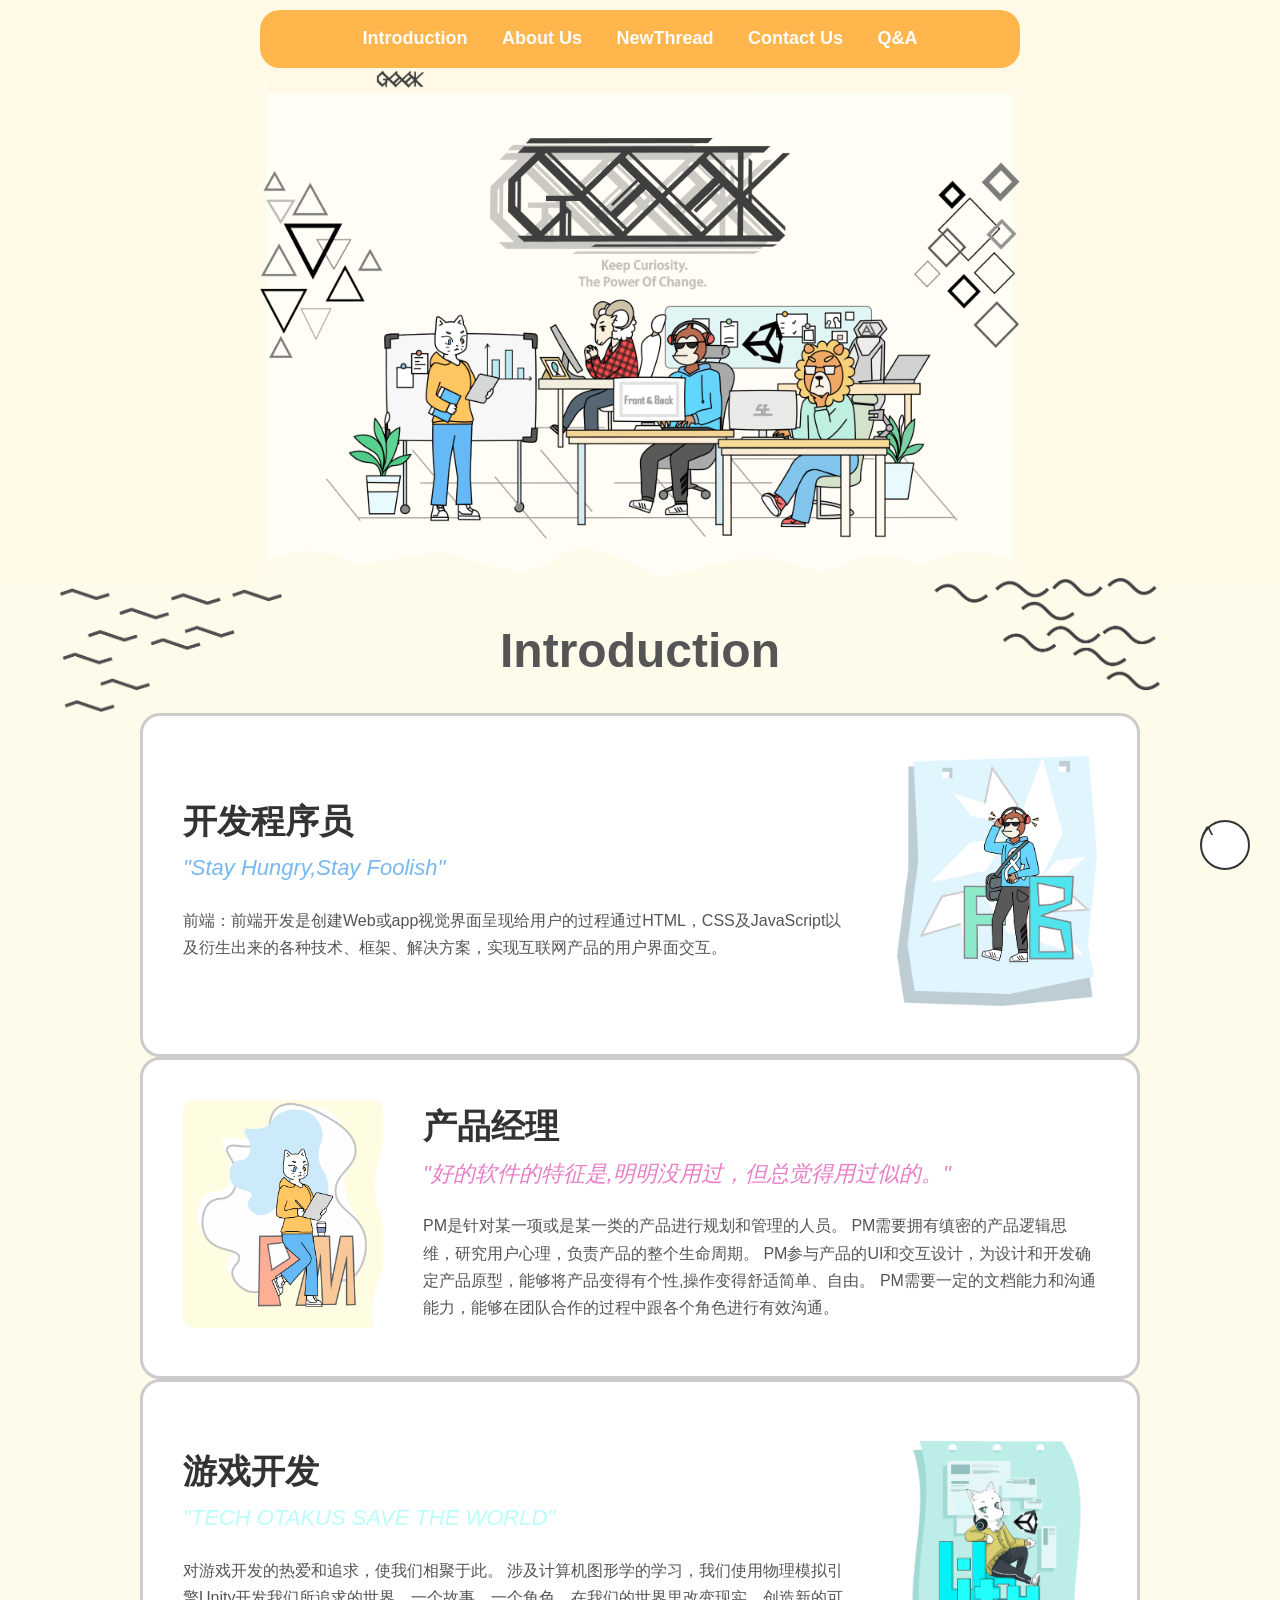
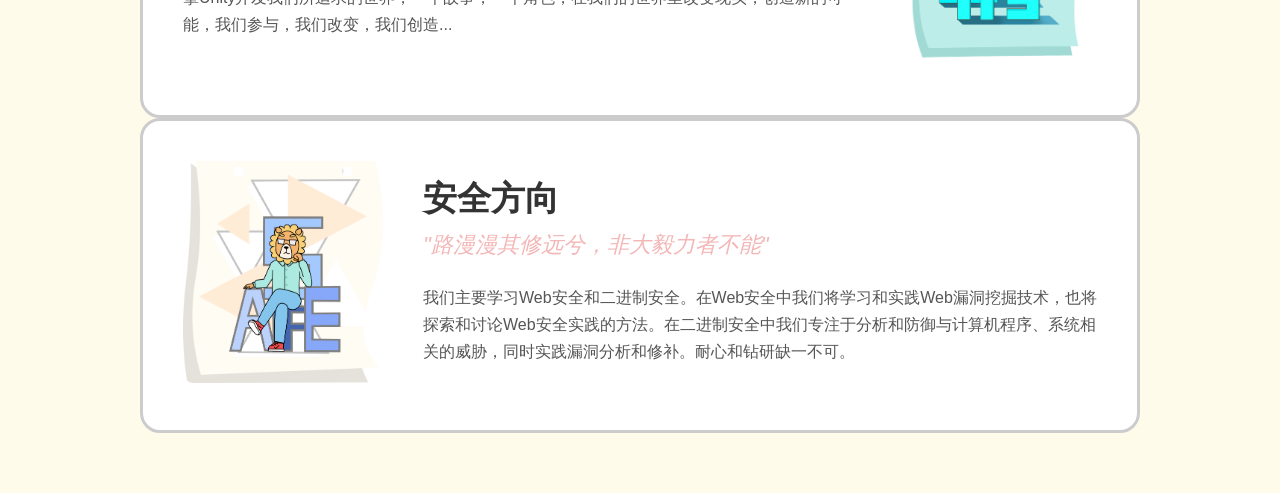
<file: 阶段4/复刻网站/index.html>
<!DOCTYPE html>
<html lang="zh-CN">
<head>
    <meta charset="UTF-8">
    <meta name="viewport" content="width=device-width,initial-scale=1.0">
    <title>Geek-Introduction</title>
    <link rel="stylesheet" href="style.css"
</head>
<body>
    <div class="container">
        <header>
            <div class="nav-container">
                <nav>
                    <a href="javascript:;"class="nav-active">Introduction
                        <div class="qr-code">
                            <img src="images/qr.jpg"alt="2023级Geek招新群">
                            <p>极客扫码加入Geek</p>  
                        </div>
                    </a>  
                    <a href="About Us.html">About Us</a>
                    <a href="https://campus.new-thread.com/" target="_blank">NewThread</a>
                    <a href="Contact Us.html">Contact Us</a>
                    <a href="Q&A.html">Q&A</a>
                </nav>
            </div>
        </header>
        <section class="banner-section">
                <div class="Geek">
                    <img src="images/Geek.png" alt="Geek Logo">  
                </div>
                <div class="background">
                    <img src="images/background.png" alt="background">
                </div>
        </section>
    </div>    
    <section id="intro"class="section-intro">
        <div class="container">
            <div class="decor">
                <img src="images/index.png"alt="装饰">
            </div>
            <h2>Introduction</h2>
            <div class="intro-card">
                <div class="card-text">
                    <h3>开发程序员</h3>
                    <p class="quote1">"Stay Hungry,Stay Foolish"</p>
                    <p>前端：前端开发是创建Web或app视觉界面呈现给用户的过程通过HTML，CSS及JavaScript以及衍生出来的各种技术、框架、解决方案，实现互联网产品的用户界面交互。                                   </p>
                </div>
                <div class="card-img">
                    <img src="images/monkey.png"alt="开发程序员">
                </div>
            </div>
            <div class="intro-card reverse">
                <div class="card-text">
                    <h3>产品经理</h3>
                    <p class="quote2">"好的软件的特征是,明明没用过，但总觉得用过似的。"</p>
                    <p>PM是针对某一项或是某一类的产品进行规划和管理的人员。 PM需要拥有缜密的产品逻辑思维，研究用户心理，负责产品的整个生命周期。 PM参与产品的UI和交互设计，为设计和开发确定产品原型，能够将产品变得有个性,操作变得舒适简单、自由。 PM需要一定的文档能力和沟通能力，能够在团队合作的过程中跟各个角色进行有效沟通。                              </p>
                </div>
                <div class="card-img">
                    <img src="images/PM.png"alt="产品经理">
                </div>
            </div>
            <div class="intro-card">
                <div class="card-text">
                    <h3>游戏开发</h3>
                    <p class="quote3">"TECH OTAKUS SAVE THE WORLD"</p>
                    <P>对游戏开发的热爱和追求，使我们相聚于此。 涉及计算机图形学的学习，我们使用物理模拟引擎Unity开发我们所追求的世界，一个故事，一个角色，在我们的世界里改变现实，创造新的可能，我们参与，我们改变，我们创造...                            </P>
                </div>
                <div class="card-img">
                    <img src="images/Game.png"alt="游戏开发">
                </div>
            </div>
            <div class="intro-card reverse">
                <div class="card-text">
                    <h3>安全方向</h3>
                    <p class="quote4">"路漫漫其修远兮，非大毅力者不能"</p>
                    <p>我们主要学习Web安全和二进制安全。在Web安全中我们将学习和实践Web漏洞挖掘技术，也将探索和讨论Web安全实践的方法。在二进制安全中我们专注于分析和防御与计算机程序、系统相关的威胁，同时实践漏洞分析和修补。耐心和钻研缺一不可。                   </p>
                </div>
                <div class="card-img">
                    <img src="images/security.png"alt="安全方向">
                </div>
            </div>
        </div>    
    </section>
     <div class="back-to-top"id="backtotop">^</div>
     <script src="script.js"></script>
</body>    
</html>
</file>
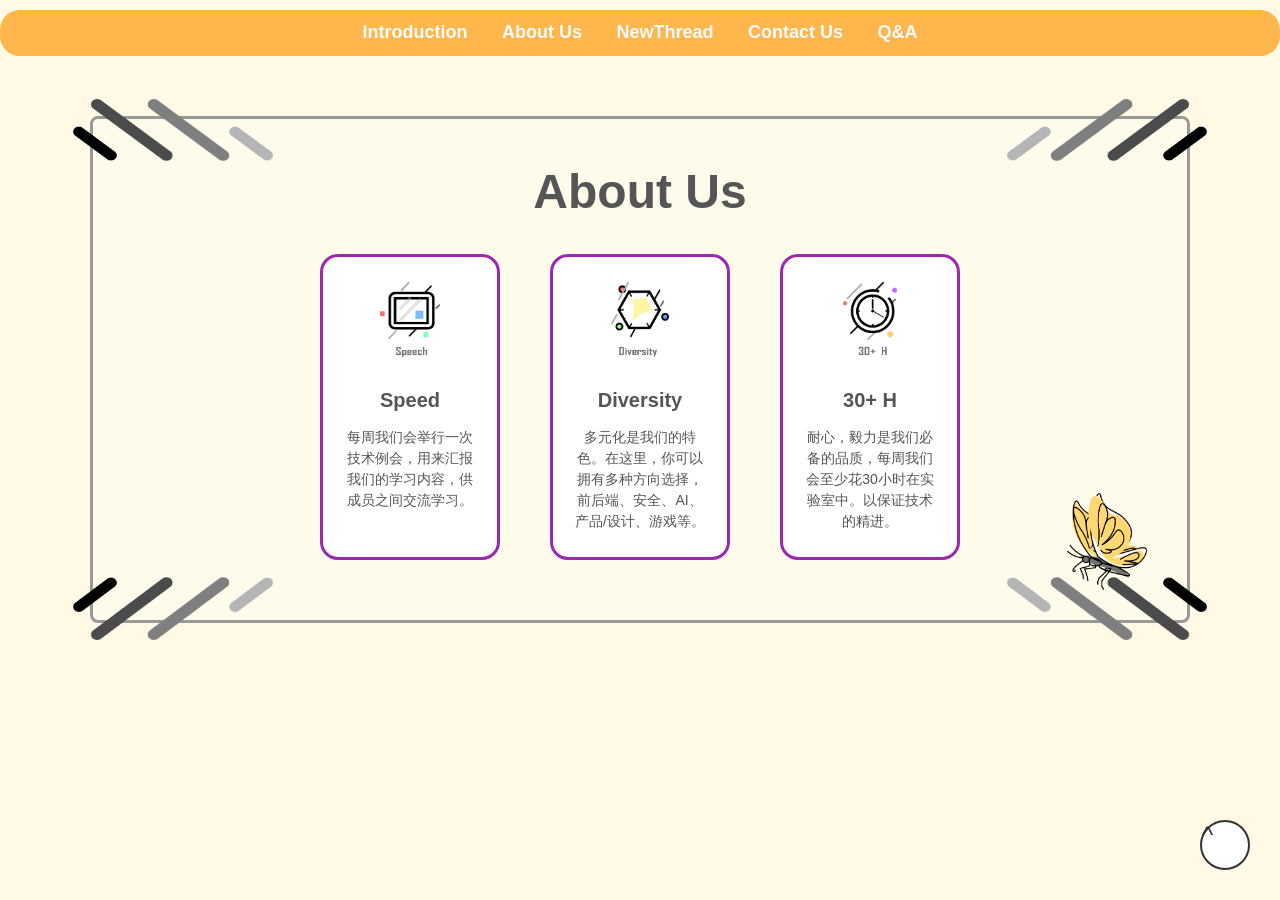
<file: 阶段4/复刻网站/About Us.html>
<!DOCTYPE html>
<html lang="zh-CN">
    <head>
        <meta charset="UTF-8">
        <meta name="viewport"content="width=device-width,initial-scale=1.0">
        <title>Geek-About Us</title>
        <link rel="stylesheet"href="style.css">
    </head>
    <body>
        <header>
            <div class="cpntainer nav-container">
                <nav>
                    <a href="index.html">Introduction</a>
                    <a href="About Us.html">About Us</a>
                     <a href="https://campus.new-thread.com/" target="_blank">NewThread</a>
                    <a href="Contact Us.html">Contact Us</a>
                    <a href="Q&A.html">Q&A</a>
                </nav>
            </div>
        </header>
        <section id="about"class="section-about">
            <div class="container">
                <h2>About Us</h2>
                <div class="about-cards">
                    <div class="about-card">
                        <div class="icon"> 
                            <img src="images/Speech.png"alt="speech图标">
                        </div>
                        <h4>Speed</h4>
                        <p>每周我们会举行一次技术例会，用来汇报我们的学习内容，供成员之间交流学习。</p>
                    </div>
                    <div class="about-card">
                        <div class="icon"> 
                            <img src="images/Diversity.png"alt="Diversity图标">    
                        </div>
                        <h4>Diversity</h4>
                        <p>多元化是我们的特色。在这里，你可以拥有多种方向选择，前后端、安全、AI、产品/设计、游戏等。</p>
                    </div>
                    <div class="about-card">
                        <div class="icon">
                            <img src="images/30+ H.png"alt="30+ H"> 
                        </div>
                        <h4>30+ H</h4>
                        <p>耐心，毅力是我们必备的品质，每周我们会至少花30小时在实验室中。以保证技术的精进。 </p>
                    </div>
                </div>
            </div>
            <div class="decorations">
                <img src="images/Butterfly.png"alt="蝴蝶"class=Butterfly>
                <img src="images/xiantiao_tl.png" alt="左上角线条" class="corner-tl-img">
                <img src="images/xiantiao_tr.png" alt="右上角线条" class="corner-tr-img">
                <img src="images/xiantiao_bl.png" alt="左下角线条" class="corner-bl-img">
                <img src="images/xiantiao_br.png" alt="右下角线条" class="corner-br-img">
            </div>
        </section>
        <div class="back-to-top"id="backtotop">^</div>
        <script src="script.js"></script>
    </body>
</html>
</file>
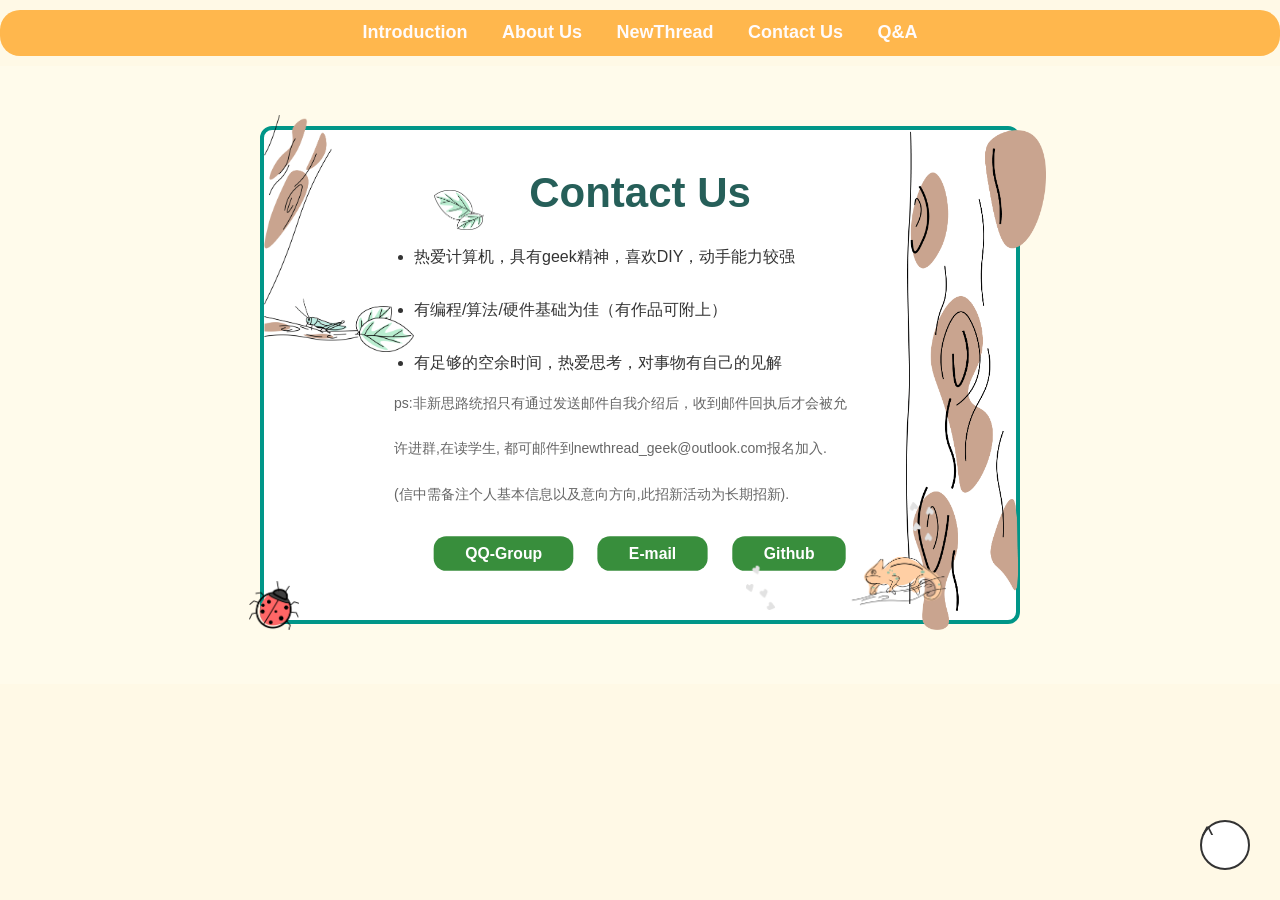
<file: 阶段4/复刻网站/Contact Us.html>
<!DOCTYPE html>
<html lang="zh-CN">
    <head>
        <meta charset="UTF-8">
        <meta name="viewport"content="width=device-width,initial-scale=1.0">
        <title>Geek-Contact Us</title>
        <link rel="stylesheet"href="style.css"> 
    </head>
    <body>
        <header>
            <div class="cpntainer nav-container">
                <nav>
                    <a href="index.html">Introduction</a>
                    <a href="About Us.html">About Us</a>
                     <a href="https://campus.new-thread.com/" target="_blank">NewThread</a>
                    <a href="Contact Us.html">Contact Us</a>
                    <a href="Q&A.html">Q&A</a>
                </nav>
            </div>
        </header>
        <section id="contact"class="section-contact">
            <div class="container">
                <div class="contact-content">
                    <h2>Contact Us</h2>
                    <div class="contact-text">
                        <ul>
                            <li>热爱计算机，具有geek精神，喜欢DIY，动手能力较强</li>
                            <li>有编程/算法/硬件基础为佳（有作品可附上）</li>
                            <li>有足够的空余时间，热爱思考，对事物有自己的见解</li>
                        </ul>
                        <p class="ps">ps:非新思路统招只有通过发送邮件自我介绍后，收到邮件回执后才会被允 </p>
                            <p class="ps">许进群,在读学生, 都可邮件到newthread_geek@outlook.com报名加入.</p>
                            <p class="ps">   (信中需备注个人基本信息以及意向方向,此招新活动为长期招新).</p>
                    </div>
                    <div class="decorations">
                        <img src="images/Tree.png" alt="树" class="tree">
                        <img src="images/chong.png" alt="虫" class="chong">
                        <img src="images/Leaves.png" alt="树叶" class="leaves">
                        <img src="images/TL.png" alt="树树叶" class="TL">
                        <img src="images/star.png" alt="七星瓢虫" class="star">
                    </div>
                    <div class="contact-buttons">
                        <a href=" " target="_blank">
                        <button class="contact-button">QQ-Group</button>
                        </a>
                        <a href="mailto:newthread_geek@outlook.com"target="_blank">
                        <button class="contact-button">E-mail</button>
                        </a>
                        <a href="https://github.com/ntgeek/2026-Geek/tree/main"target="_blank">
                        <button class="contact-button">Github</button>
                        </a>
                    </div>
                </div>
            </div>
        </section>
        <div class="back-to-top"id="backtotop"> ^</div>
        <script src="script.js"></script>
    </body>
</html>
</file>
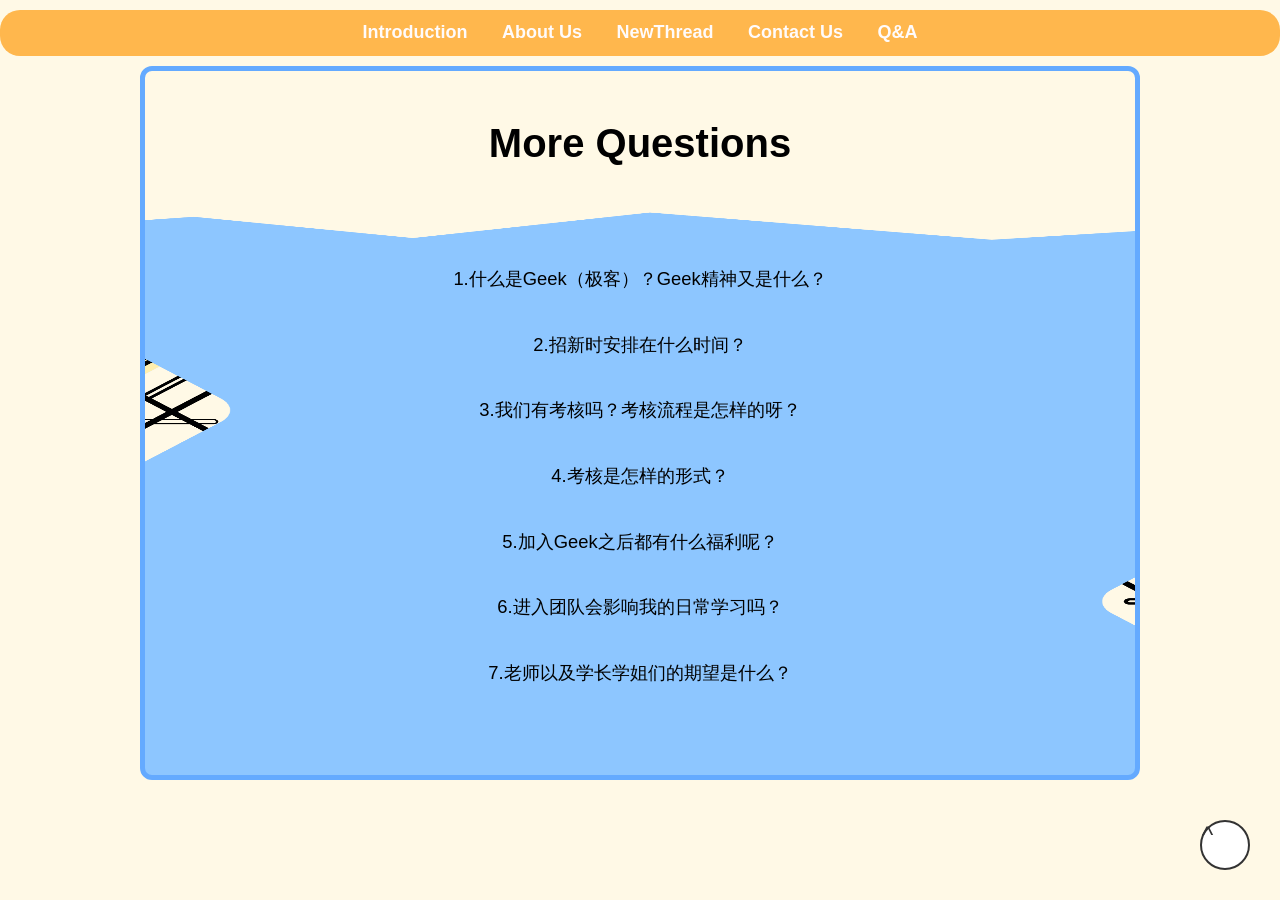
<file: 阶段4/复刻网站/Q&A.html>
<!DOCTYPE html>
<html lang="zh-CN">
    <head>
        <meta charset="UTF-8">
        <meta name="viewport"content="width=device-width,initial-scale=1.0">
        <title>Geek-Q&A</title>
        <link rel="stylesheet"href="style.css">
    </head>
    <body>
        <header>
            <div class="cOntainer nav-container">
                <nav>
                    <a href="index.html">Introduction</a>
                    <a href="About Us.html">About Us</a>
                    <a href="NewThread.html"target="_blank">NewThread</a>
                    <a href="Contact Us.html">Contact Us</a>
                    <a href="Q&A.html">Q&A</a>
                </nav>
            </div>
        </header>
        <section id="QA"class="section-QA">
            <div class="container" style="background-image: url('images/QA.png');">
                <h2>More Questions</h2>
                <div class="qa-item active">
                    <div class="qa-question">1.什么是Geek（极客）？Geek精神又是什么？</div>
                    <div class="qa-answer">
                        <p>拥有好奇之心，改变之力，爱钻研，能折腾。  </p>
                    </div>
                </div>
                <div class="qa-item">
                    <div class="qa-question">2.招新时安排在什么时间？</div>
                    <div class="qa-answer">
                        <p>按照惯例，正式招新时间是在9月下旬~10月上旬，不过今年会有一些改动，笔试地 点一般在9号教学楼。 如果想要了解我们，可以加入我们的QQ群，招新具体的安排/变动会在招新群通知。</p>
                    </div>
                </div>
                <div class="qa-item">
                    <div class="qa-question">3.我们有考核吗？考核流程是怎样的呀？</div>
                    <div class="qa-answer">
                        <p>嗯...我们一共有一轮笔试和两轮面试。权衡技术、经验和学习能力，第一轮是一些视野性的题目，淘汰率并不高。第二轮单独面试， 根据你的笔试提出技术相关的问题、兴趣爱好、个人看法。最后一轮群面，首先问及时间分 配上的问题，其次也会向你提出各种奇怪的问题。这一轮中许多题目其实并不难，也无标准答案，重在考察同学们在压力下的逻辑思维。全部通过成为预备成员啦。</p>
                    </div>
                </div>
                <div class="qa-item">
                    <div class="qa-question">4.考核是怎样的形式？</div>
                    <div class="qa-answer">
                        <p>在考核期间每人会拥有一位'长者'带你入门，学习技术与知识，交流经验与想法。完成每周的新人任务后再进行一次考核筛选 后就可以成为Geek组正式成员啦！在考核期必须满足每周30个小时在实验室哦,所以考核期也不可以懈怠哦！</p>
                    </div>
                </div>
                <div class="qa-item">
                    <div class="qa-question">5.加入Geek之后都有什么福利呢？</div>
                    <div class="qa-answer">
                        <p>一对一的新人指引，每一个成员都有会一个mentor, 带你初入门槛，与你一同成长，组内管理较宽松,在尊重其他人的前提下可以尽情发挥自己的个性。 打破平淡，与同样疯狂的人把疯狂的idea实现，磨砺耐性、培养思维、成就梦想。Lab设备/网络资源充足，闲暇之余也有组织活动。更有许多的故事等你来听~</p>
                    </div>
                </div>
                <div class="qa-item">
                    <div class="qa-question">6.进入团队会影响我的日常学习吗？</div>
                    <div class="qa-answer">
                        <p>你要知道大学是一个可以自由安排自己学习生活的地方。如果你想在上课之余充实自己、激励自己，最好的方法就是和比自己更优秀的人在一起。团队不缺优秀的 人，而我们也期待同样优秀的你，让我们一起前进！小组里也有不少保研, 考研的前辈们, 大部分都能找到一个平衡点, 而且团队的经历对你日后读研, 工作都大有裨益。</p>
                    </div>
                </div>
                <div class="qa-item">
                    <div class="qa-question">7.老师以及学长学姐们的期望是什么？</div>
                     <div class="qa-answer">
                        <p>我们希望你有很强的自学能力，同时关注新事物、新技术，喜欢挑战，逻辑性强，善于和各种文化的人合作.“每个人都可以做自己想做的事情，每个人的方向不一样。 如果你想做产品或有不错的 idea，那么就可以找志同道合的人一起合作。”</p>
                    </div>
                </div>
            </div>
        </section>
        <div class="back-to-top"id="backtotop">^</div>
        <script src="script.js"></script>
    </body> 
</html>
</file>
<file: 阶段4/复刻网站/style.css>
/* 全局样式:初始化，清除浏览器的默认边距*/
*{
   /*清除所有元素默认的外边距*/
  margin:0;
   /*清除所有元素默认的内边距*/
    padding:0;
   /*统一盒模型，不会因为加边框撑大盒子，页面更加稳定      */
    box-sizing:border-box;
    /*字体，微软雅黑，无衬线字体*/
    font-family:"Microsoft YaHei",sans-serif;
}
/* 页面整体*/ 
body{
  /*背景颜色*/
    background-color:#fff9e6;
    /*字体颜色*/ 
    color: #333;
    /*行高*/
    line-height:  1.6em;
}
/*页面版心（主要内容）通用容器*/
.container{
  /*最大宽度*/
    max-width:800px;
    /*外边距：上下0，左右自动居中*/
    margin:0 auto;
    /*内边距:上下0，左右20px*/
    padding:0 20px;
    /*相对定位*/
    position:relative; 
}
/*头部导航栏样式 */
header{
    background-color:#FFB74D;
    /*粘性定位，滚动页面时，始终固定在顶部*/
    position:sticky;
    /*配合position使用,贴在页面顶部*/
    top: 0;
    /*层级*/
    z-index:100;
    /*导航栏圆角，值越大，越圆*/
    border-radius:20px;
    /*外边距：上下10px，左右0*/
    margin:10px 0;
}
/*导航栏内部样式 */
.nav-container{
   /*弹性盒子布局*/
    display:flex;
    /*子元素均匀分布*/
    justify-content:space-around;
    /*align-items:center;*/ 
     /*宽度百分百铺满容器*/
    width: 100%;
      /*内边距：上下10px，左右0*/
    padding:10px 0;
}
/*导航栏链接样式*/
nav a{
   /*去掉下划线*/
    text-decoration:none;
    /*导航文字颜色*/
    color:#fffbfb;
    /*加粗*/
    font-weight:bold;
      /*字体大小*/
    font-size: 18px;
    /*内边距*/
    padding:6px 15px;
    /*链接圆角*/
    border-radius:15px;
    /*过渡动画*/
    transition:background-color 0.3s ease;
    /*相对定位，为做二维码做铺垫*/
    position:relative;
}
/*导航栏链接悬停效果*/
nav a:hover{
    /*悬浮时加深颜色*/
    background-color:rgba(231, 147, 68, 0.949)
  }
/*===========================二维码=================================*/
/*二维码 */
.nav-active{
  /*相对位置*/
  position:relative;
  /*行级块级元素结合*/
  display: inline-block;
}
/* Introduction链接悬停时显示二维码*/
.nav-active .qr-code {
  /*绝对定位*/
  position: absolute;
  /*固定在底部*/
  top: 100%;
  /*左侧对齐已定位的父元素*/
  left: 0;
  /*顶部外间距：与导航栏保持一定距离*/
  margin-top: 8px;
  /*二维码框背景颜色*/
  background: white;
  /*内边距*/
  padding: 10px;
  /*弹窗圆角*/
  border-radius: 8px;
  /*弹窗阴影*/
  box-shadow: 0 4px 12px rgba(0,0,0,0.15);
  /*边框*/
  border: 2px solid #FF7043;
  /*最高层*/
  z-index: 999;
  /*水平方向居中对齐*/
  text-align: center;
  /*最大宽度*/
  max-width:160px;
  /*最大的就是最大的，不会超出去*/
  box-sizing:border-box；
  /*初始状态隐藏*/
  opacity: 0;
  /*隐藏，但还在，鼠标点击不了*/
  visibility: hidden;
  /*过渡动画*/
  transition:all 0.3s ease;
}
/* 鼠标悬浮Introduction时显示二维码*/ 
.nav-active:hover .qr-code {
  /*显示出来了*/
  opacity: 1;
  /*恢复，且可点击*/
  visibility: visible;
}

/* 二维码图片大小 */
.qr-code img {
  /*宽度铺满容器*/
  width:100%;
    /*高度与宽度一起等比缩放，保持图片比例*/
  height:auto;
    /*块级元素，独占一行，方便下面文字居中*/
  display: block;
}
/* 二维码下方文字样式*/ 
.qr-code p {
    /*顶部外边距，上右下左，和图片保持距离*/
  margin:6px 0 0;
  font-size:12px;
  color: #333;
}

/* ================== index-introduction页面 ================== */
/*外层样式*/
.section-intro {
  position:relative;
  background-color:#fffbeb;
  /*上下内边距*/
  padding:60px 0;
}
/*内部样式*/
.section-intro .container {
  /*最大版心宽度*/
  max-width:1200px;
  /*外间距：上下0，左右自动*/
  margin:0 auto;
  /*内边距*/
  padding:0 20px;
  position:relative;
  z-index:2;
}
/*装饰图片*/
.decor{
  /*绝对定位*/
  position:absolute;
  /*上下位置*/
  top:-60px;
  /*左右位置*/
  left:20px;
  /*宽度*/
  width:1100px;
  /*高度自适应*/
  height:auto;
  /*z-index:1;*/
}
/*图片自适应*/
.decor img{
  width:100%;
  height:auto;
  display:block;
}
/*横幅外层*/
.banner-section {
  /*最小高度，*/
  min-height: 500px;
  position: relative;
  background-color: #fffbeb;
}

/* GEEK Logo,悬停放大 */
.Geek{
  /*内容居中*/
  text-align: center;
  padding: 60px 0;
  transition: transform 0.3s ease;
  /*鼠标悬浮变手型*/
  cursor: pointer;
  position: relative;
  z-index: 3;
}

/* Geek基本样式 */
.Geek img {
  width: 100%;
  max-width: 300px;
  height: auto;
  transition: transform 0.3s ease;
}
/* Geek悬停放大1.2倍 */
.Geek:hover img {
  /*缩放比例*/
  transform: scale(1.2);
}

/* Logo下方标语 
.Geek p {
  font-size: 20px;
  color: #999;
  margin-top: 10px;
}*/

/* 背景底部背景图 */
.background{
  /*绝对定位，固定在底部*/
  position: absolute;
  bottom: 0;
  /*居中*/
  left: 50%;
  /*x轴偏移-50%实现居中*/
  transform: translateX(-50%);
  /*宽度铺满*/
  width: 100%;
  max-width: 100%;
  z-index: 1;
}

/* 背景底部背景图，自适应大小 */
.background img {
  width: 100%;
  height: auto;
  display: block;
  /*保持照片比例*/
  object-fit:cover;
}

/* ================== 具体内容板块样式 ================== */
/* introduction*/
section h2 {
  text-align: center;
  font-size: 48px;
  margin-bottom: 50px;
  color:#555
}

/* Introduction 卡片 */
.intro-card {
  max-width: 1000px;
  margin: 0 auto;
  /*边框*/
  border: 3px solid #ccc;
  border-radius: 20px;
  padding: 40px;
  background: #fff;
  /*弹性布局*/
  display: flex;
  /*子元素之间的间距*/
  gap: 40px;
  /*子元素垂直居中*/
  align-items: center;
  transition: all 0.3s ease;
}

/* 卡片悬停轻轻晃动动 */
.intro-card:hover {
  /*放大*/
  transform: scale(1.02);
  /*阴影*/
  box-shadow: 0 8px 25px rgba(0,0,0,0.15);
}

/*  文字*/
.card-text{
  /*占满剩下的空间*/
  flex:1;
}
/*标题*/
.card-text h3{
  font-size:34px;
  /*加粗*/
  font-weight:bold;
  /*下外边距*/
  margin-bottom:15px;
  color:#333;
}
/* 引用的话*/
.card-text .quote1{
  font-size:22px;
  color:#77b8f1;
  /*斜体*/
  font-style:italic;
  margin-bottom:20px;
}
.card-text .quote2{
  font-size:22px;
  color:#e77dc6;
  font-style:italic;
  margin-bottom:20px;
}
.card-text .quote3{
  font-size:22px;
  color:#bafefa;
  font-style:italic;  
  margin-bottom:20px;
}
.card-text .quote4{
  font-size:22px;
  color:#f4b6b6;
  font-style:italic;
  margin-bottom:20px;
}
/*详细内容*/
.card-text p{
  font-size:16px;
  color:#555;
  line-height:1.7em;;
}
/* 卡片内图片 */
.card-img{
  /*拒绝压缩*/
  flex-shrink:0;
}
.card-img img {
  width: 200px;
  border-radius: 10px;
}
/*反向卡片*/
.intro-card.reverse {
  flex-direction: row-reverse;
}
/*逆时针转动5°*/
.intro-card:hover .card-img img {
  /*transform: scale(1.05)rotate(0.8deg);
  box-shadow:0 12px 35px rgba(0,0,0,0.2);*/
  transform:rotate(-5deg)
}

/* ====== About Us 三个卡片 =======*/
/*外层容器，灰色框*/
/*定位*/
.section-about {
  position: relative;
  max-width: 1100px;
  margin: 60px auto;
  padding: 60px 20px;
  border: 3px solid #999;
  border-radius: 8px;
  background-color: #fffbeb;
  /*溢出的内容正常显示*/
  overflow: visible;
}
/*标题*/
section-about h2 {
  /*标题文字水平居中*/
  text-align: center;
  font-size: 42px;
  margin-bottom: 50px;
  color:#555;
}
/*三个卡片容器*/
.about-cards {
  /*弹性布局*/
  display: flex;
  /*主轴方向上居中*/
  justify-content: center;
  /*卡片之间的距离*/
  gap: 50px;
  /*禁止换行*/
  flex-wrap: nowrap;
}
/*单个卡片样式*/
.about-card {
  width: 180px;
  border: 3px solid #9c27b0;
  border-radius: 18px;
  padding: 25px 20px;
  background: #fff;
  text-align: center;
  transition:transform 0.3s ease, box-shadow 0.3s ease;
  /*animation: card-float 3s infinite alternate;*/
}
/*卡片内图标容器*/
.icon img{
  width:75px;
  height:75px;
  /*保持图片比例*/
  object-fit:contain;
  margin-bottom:20px;
}
/*卡片标题*/
.about-card h4 {
  font-size: 20px;
  margin-bottom: 12px;
  color:#555;
  line-height: 1.5;
}
/*卡片内容*/
.about-card p {
  font-size: 14px;
  color: #555;
  line-height: 1.5em;
}
/* 卡片悬停时轻微浮动效果*/
/*卡片*/
.about-card:hover {
  /*y轴移动，向上*/
  transform: translateY(-10px);
  box-shadow: 0 8px 20px rgba(159,39,176,0.2);
}
/*==装饰==*/
/*装饰的容器*/
.decorations {
  position: absolute;
  /*左上角*/
  top: 0;
  left: 0;
  width: 100%;
  height: 100%;
  /*不遮挡卡片，穿透*/
  pointer-events: none;
}
/*蝴蝶*/
.section-about .decorations .Butterfly{
  position: absolute;
  bottom: 30px;
  right: 40px;
  width: 80px;
  z-index: 10;
  transition:transform 0.4s ease;
}
/*线条-四个角*/
.corner-tl-img {
   position: absolute;
   top: -20px;
   left: -20px;
   width: 200px;
   height: auto;
 }
 .corner-tr-img {
   position: absolute;
   top: -20px;
   right: -20px;
   width: 200px;
   height: auto;
 }
 .corner-bl-img {
   position: absolute;
   bottom: -20px;
   left: -20px;
   width: 200px;
   height: auto;
 }
 .corner-br-img {
   position: absolute;
   bottom: -20px;
   right: -20px;
   width: 200px;
   height: auto;
 }
 /* 卡片悬停时轻微浮动效果*/
/*蝴蝶*/
.section-about:hover .decorations .Butterfly {
  position: absolute;
   bottom: -20px;
   right: 20px;
   width: 80px;
   z-index: 10;
  transform: translateY(-10px);
  transition: transform 0.3s ease;
}
.section-about:hover .decorations .Butterfly {
  /*上移＋顺时针5°*/
   transform: translateY(-5px) rotate(5deg);
 }
/*====================contact us====================*/
/* 外层容器*/
.section-contact {
  padding: 60px 0;
  background-color: #fffbeb;
}
/*卡片容器*/
.contact-content {
  position: relative;
  max-width: 1000px;
  /*水平居中*/
  margin: 0 auto;
  background: #fff;
  border: 4px solid #009688;
  border-radius: 12px;
  padding: 50px 130px;
  /*盒模型*/
  box-sizing: border-box;
  /*溢出内容正常显示*/
  overflow: visible;
}
/*卡片标题*/
.contact-content h2 {
  font-size: 42px;
  color: #265f59;
  text-align: center;
  margin-bottom: 30px;
}
/*文字*/
.contact-text ul {
  font-size: 16px;
  line-height: 2.8;
  margin-bottom: 15px;
  padding-left: 20px;
}
.contact-text li {
  margin-bottom: 8px;
}
/**ps*/
.ps {
  font-size: 14px;
  color: #666;
  line-height: 0.4;
  margin-bottom: 40px;
}
/*=装饰=*/
/*装饰总容器*/
.decorations {
  /*绝对定位*/
  position: absolute;
  /*左上角*/
  top: 0;
  left: 0;
  /*铺满*/
  width: 100%;
  height: 100%;
  /* 不影响点击，穿透 */
  pointer-events: none;
  z-index: 1;
}
/*所有照片的样式*/
.decorations img {
  position: absolute;
  width: auto;
  max-width: 200px;
  height: auto;
  /*消除图片间默认间距*/
  display: block;
}

/* 左上角的树&树叶 */
.decorations img.TL {
  width: 150px;
  top: -15px;
  left: 0px;
}

/* 顶部的树叶 */
.decorations img.leaves {
  width: 50px;
  top: 60px;
  left: 170px;
}

/* 右侧的虫 */
.decorations img.chong {
  width: 200px;
  bottom: 10px;
  right: 70px;
}

/* 右侧的树 */
.decorations img.tree {
  width: 140px;
  top: 0;
  right: -30px;
}

/* 左下角的七星瓢虫 */
.decorations img.star {
  width: 50px;
  bottom: -10px;
  left: -15px;
}
/* Contact Us 按钮*/ 
.contact-buttons {
  display: flex;
  /*水平居中*/
  justify-content: center;
  /*间距*/
  gap: 30px;
  margin-top: 40px;
}

.contact-button {
  padding: 8px 30px;
  background: #2f6b31;
  color: white;
  /*取消默认编剧*/
  border: none;
  border-radius: 12px;
  font-size: 15px;
  /*加粗*/
  font-weight: bold;
  /.about-card
    /*鼠标悬浮变手型*/
  cursor: pointer;
  transition: all 0.3s ease;
  box-shadow: 0 4px 8px rgba(0,0,0,0,15);
  background: #388E3C;
  /*悬浮放大*/
  transform:scale(1.05);
  box-shadow: 0 6px 12px rgba(0,0,0,0,0.2);
}

.contact-button:hover {
  /*悬浮加深颜色*/
  background: #225725;
  /*悬浮放大*/
  transform: scale(1.1);
}

/*============ Q&A 区域 ==============*/
.section QA{
  padding: 30px 20px;
}
/*外层盒子*/
.section-QA .container {
  /*占父级的90%*/
  width: 90%;
  max-width: 1000px;
  margin: 0 auto;
  /*背景图片*/
  background-image: url('images/QA.png');
  background-size: center top;
  /*宽度，高度*/
  background-size: 100% 80%;
  /*水平居中，垂直靠下*/
  background-position:center bottom;
  /*不重复出现*/
  background-repeat: no-repeat;
  border: 5px solid #64aaff;
  border-radius: 12px;
  padding: 60px 80px;
  /*最小高度*/
  min-height: 600px;
  /*border-radius: 10px;*/
}
/*标题*/
.section-QA h2{
  text-align: center;
  margin-bottom: 100px;
  font-size: 2.5rem;
  color: #000;
}
/*问题项*/
.qa-item {
  margin-bottom: 20px;
  border-radius: 8px;
  /*溢出内容隐藏，与折叠配合*/
  overflow: hidden;
  text-align: center;
}

/*.qa-item:hover {
  background: rgba(255, 255, 255, 0.3); 
}*/
/*问题标题*/
.qa-question {
  font-size: 1.15rem; 
  font-weight: 500;
  padding: 10px 0;
  /*鼠标悬浮变手型*/
  cursor: pointer;
  color: #000;
  /**/
  display:inline-block;
  text-align: center;
  width:100%;
  transition:all 0.4s ease;
}
/*鼠标悬停效果*/
.qa-question:hover {
  color:#666;
  /*放大*/
  transform:scale(1.05);
}
/*答案*/
.qa-answer {
  max-height: 0;
  /*溢出内容隐藏*/
  overflow: hidden;
  /*高度过度*/
  transition: max-height 0.3s ease;
  background: rgba(255, 255, 255, 0.6);
  padding: 0 15px;
  border-radius: 8px;
  font-size: 1rem;
  color: #222;
  line-height: 1.6;
}
.qa-answer .show{
  max-height:300px;
  padding-top: 15px;
  padding-bottom: 15px;

}
/*.qa-item .answer {
  display: none;
}*/

/*.qa-item .avtive .answer {
  display: block;
}*/

/* 回到顶部按钮 */
.back-to-top {
  position: fixed;
  bottom: 30px;
  right: 30px;
  width: 50px;
  height: 50px;
  background: #fff;
  border: 2px solid #333;
  border-radius: 50%;
  font-size: 24px;
  cursor: pointer;
  transition: all 0.3s ease;
  z-index: 999; /* 确保在最上层 */
}

.back-to-top:hover {
  background: #FFB74D;
}
</file>
